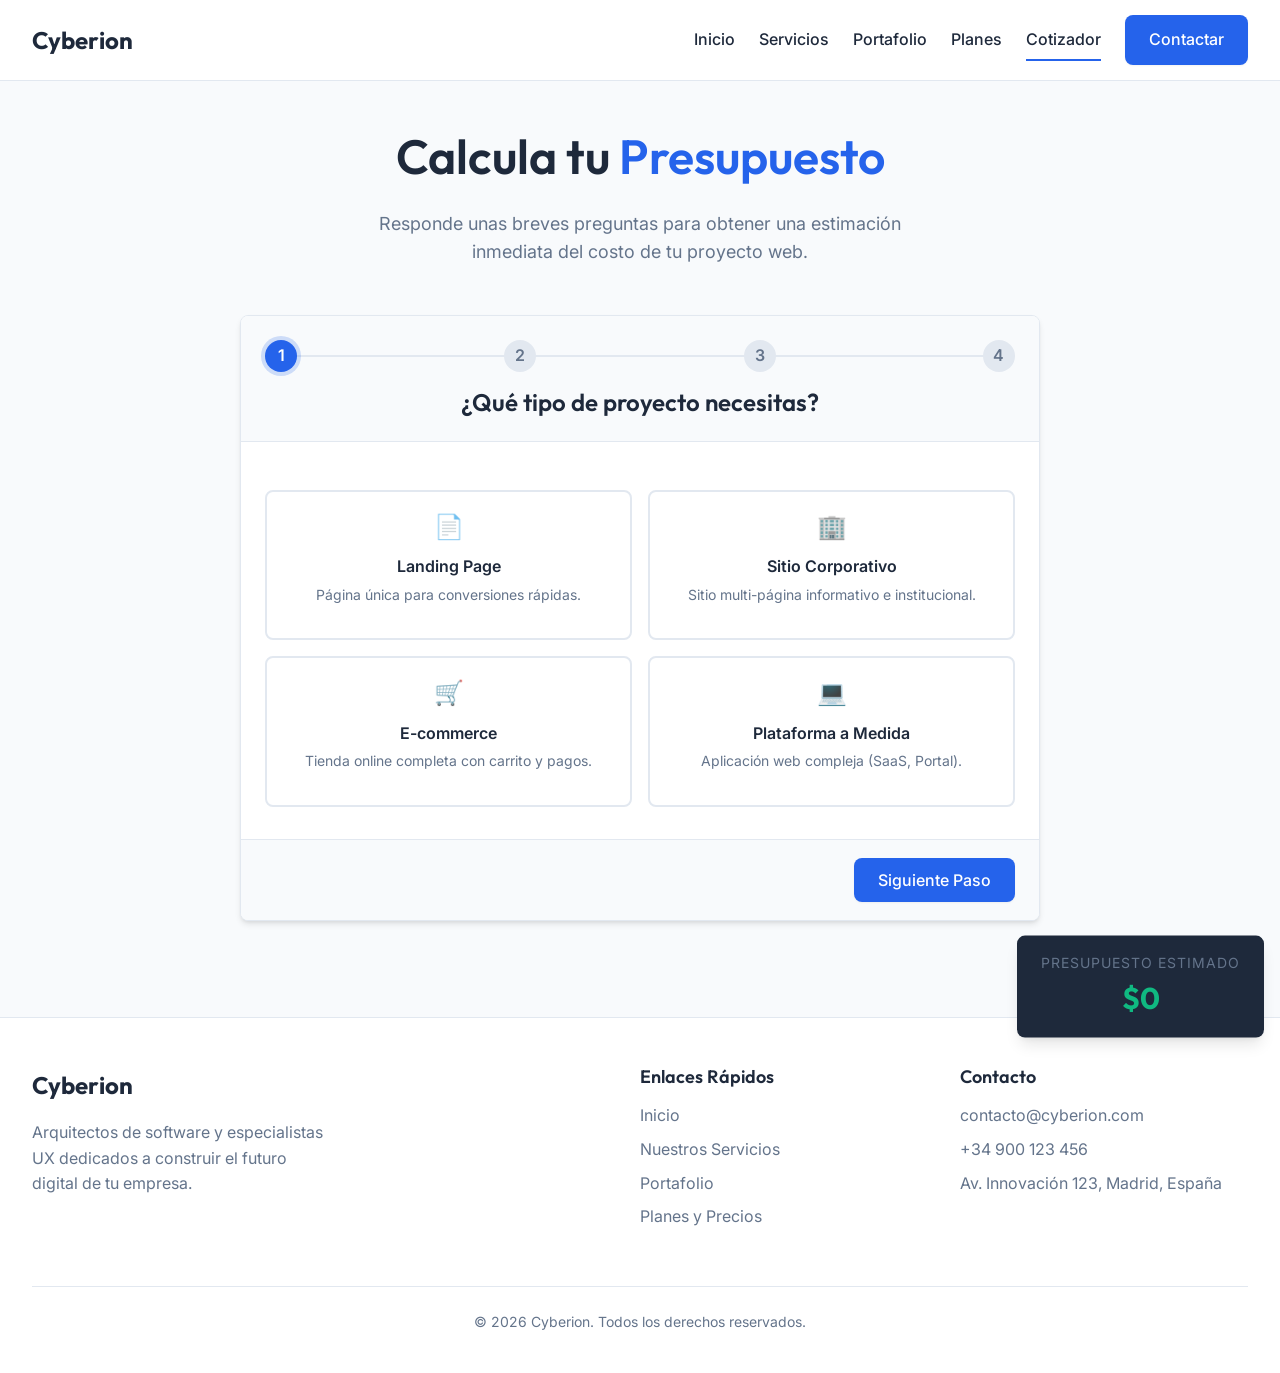
<file: cotizador.html>
<!DOCTYPE html>
<html lang="es">
<head>
    <meta charset="UTF-8">
    <meta name="viewport" content="width=device-width, initial-scale=1.0">
    <title>Cotizador Interactivo | Cyberion</title>
    <meta name="description" content="Calcula el presupuesto estimado de tu próximo proyecto web en tiempo real.">
    <link rel="stylesheet" href="styles.css">
    <style>
        /* Estilos específicos para el Cotizador (Wizard) */
        .wizard-container {
            background-color: var(--color-surface);
            border-radius: var(--border-radius-md);
            box-shadow: var(--shadow-md);
            border: 1px solid var(--color-border);
            overflow: hidden;
            max-width: 800px;
            margin: 0 auto;
        }

        .wizard-header {
            background-color: var(--color-bg-main);
            padding: var(--space-6);
            border-bottom: 1px solid var(--color-border);
        }

        .wizard-progress {
            display: flex;
            justify-content: space-between;
            margin-bottom: var(--space-4);
            position: relative;
        }

        .wizard-progress::before {
            content: '';
            position: absolute;
            top: 50%;
            left: 0;
            right: 0;
            height: 2px;
            background-color: var(--color-border);
            z-index: 1;
            transform: translateY(-50%);
        }

        .wizard-step-indicator {
            width: 32px;
            height: 32px;
            border-radius: 50%;
            background-color: var(--color-border);
            color: var(--color-text-secondary);
            display: flex;
            align-items: center;
            justify-content: center;
            font-weight: 600;
            position: relative;
            z-index: 2;
            transition: all var(--transition-normal);
        }

        .wizard-step-indicator.active {
            background-color: var(--color-primary);
            color: var(--color-surface);
            box-shadow: 0 0 0 4px rgba(37, 99, 235, 0.2);
        }

        .wizard-step-indicator.completed {
            background-color: var(--color-success);
            color: var(--color-surface);
        }

        .wizard-body {
            padding: var(--space-8) var(--space-6);
        }

        .wizard-step {
            display: none;
            animation: fadeInUp 0.4s ease forwards;
        }

        .wizard-step.active {
            display: block;
        }

        .wizard-footer {
            padding: var(--space-4) var(--space-6);
            background-color: var(--color-bg-main);
            border-top: 1px solid var(--color-border);
            display: flex;
            justify-content: space-between;
            align-items: center;
        }

        /* Opciones de selección (Radio y Checkboxes personalizados) */
        .option-grid {
            display: grid;
            grid-template-columns: 1fr;
            gap: var(--space-4);
            margin-top: var(--space-4);
        }

        @media (min-width: 640px) {
            .option-grid {
                grid-template-columns: repeat(2, 1fr);
            }
        }

        .option-card {
            border: 2px solid var(--color-border);
            border-radius: var(--border-radius-md);
            padding: var(--space-4);
            cursor: pointer;
            transition: all var(--transition-fast);
            display: flex;
            flex-direction: column;
            align-items: center;
            text-align: center;
            position: relative;
        }

        .option-card:hover {
            border-color: var(--color-secondary);
            background-color: rgba(37, 99, 235, 0.02);
        }

        .option-card input[type="radio"],
        .option-card input[type="checkbox"] {
            position: absolute;
            opacity: 0;
            width: 0;
            height: 0;
        }

        .option-card.selected {
            border-color: var(--color-primary);
            background-color: rgba(37, 99, 235, 0.05);
        }

        .option-icon {
            font-size: var(--font-size-2xl);
            margin-bottom: var(--space-2);
            color: var(--color-text-secondary);
        }

        .option-card.selected .option-icon {
            color: var(--color-primary);
        }

        .option-title {
            font-weight: 600;
            color: var(--color-text-main);
            margin-bottom: var(--space-1);
        }

        /* Bloque de presupuesto fijo */
        .budget-display {
            position: fixed;
            bottom: var(--space-4);
            right: var(--space-4);
            background-color: var(--color-text-main);
            color: var(--color-surface);
            padding: var(--space-4) var(--space-6);
            border-radius: var(--border-radius-md);
            box-shadow: var(--shadow-lg);
            z-index: 1000;
            display: flex;
            flex-direction: column;
            align-items: center;
            transform: translateY(150%);
            transition: transform var(--transition-normal);
        }

        .budget-display.visible {
            transform: translateY(0);
        }

        .budget-label {
            font-size: var(--font-size-sm);
            text-transform: uppercase;
            letter-spacing: 1px;
            color: var(--color-text-secondary);
        }

        .budget-amount {
            font-size: var(--font-size-3xl);
            font-family: var(--font-family-heading);
            font-weight: 700;
            color: var(--color-success);
        }
    </style>
</head>
<body>

    <!-- Header / Nav -->
    <header class="header" id="header">
        <div class="container nav">
            <a href="index.html" class="nav__logo">Cyberion</a>
            
            <nav class="nav__list" aria-label="Menú principal">
                <a href="index.html" class="nav__link">Inicio</a>
                <a href="servicios.html" class="nav__link">Servicios</a>
                <a href="portafolio.html" class="nav__link">Portafolio</a>
                <a href="precios.html" class="nav__link">Planes</a>
                <a href="cotizador.html" class="nav__link nav__link--active">Cotizador</a>
                <a href="contacto.html" class="btn btn--primary">Contactar</a>
            </nav>

            <button class="nav__toggle" id="nav-toggle" aria-label="Abrir menú" aria-expanded="false">
                <svg width="24" height="24" viewBox="0 0 24 24" fill="none" stroke="currentColor" stroke-width="2" stroke-linecap="round" stroke-linejoin="round">
                    <line x1="3" y1="12" x2="21" y2="12"></line>
                    <line x1="3" y1="6" x2="21" y2="6"></line>
                    <line x1="3" y1="18" x2="21" y2="18"></line>
                </svg>
            </button>
        </div>
    </header>

    <!-- Mobile Menu -->
    <div class="mobile-menu" id="mobile-menu">
        <nav class="mobile-menu__list" aria-label="Menú móvil">
            <a href="index.html" class="mobile-menu__link">Inicio</a>
            <a href="servicios.html" class="mobile-menu__link">Servicios</a>
            <a href="portafolio.html" class="mobile-menu__link">Portafolio</a>
            <a href="precios.html" class="mobile-menu__link">Planes</a>
            <a href="cotizador.html" class="mobile-menu__link">Cotizador</a>
            <a href="contacto.html" class="btn btn--primary btn--full mt-4">Contactar</a>
        </nav>
    </div>

    <main>
        <section class="section" style="padding-top: calc(80px + var(--space-12));">
            <div class="container">
                <div class="section-header animate-on-scroll">
                    <h1 class="hero__title">Calcula tu <span class="text-primary">Presupuesto</span></h1>
                    <p class="hero__desc">Responde unas breves preguntas para obtener una estimación inmediata del costo de tu proyecto web.</p>
                </div>

                <div class="wizard-container animate-on-scroll delay-100">
                    <div class="wizard-header">
                        <div class="wizard-progress">
                            <div class="wizard-step-indicator active" id="indicator-1">1</div>
                            <div class="wizard-step-indicator" id="indicator-2">2</div>
                            <div class="wizard-step-indicator" id="indicator-3">3</div>
                            <div class="wizard-step-indicator" id="indicator-4">4</div>
                        </div>
                        <h2 class="text-center" id="step-title" style="margin-bottom: 0;">¿Qué tipo de proyecto necesitas?</h2>
                    </div>

                    <div class="wizard-body">
                        
                        <!-- Paso 1: Tipo de Proyecto -->
                        <div class="wizard-step active" id="step-1">
                            <div class="option-grid">
                                <label class="option-card" data-price="500" data-group="projectType">
                                    <input type="radio" name="projectType" value="landing">
                                    <div class="option-icon">📄</div>
                                    <div class="option-title">Landing Page</div>
                                    <p class="text-secondary" style="font-size: var(--font-size-sm);">Página única para conversiones rápidas.</p>
                                </label>
                                <label class="option-card" data-price="1200" data-group="projectType">
                                    <input type="radio" name="projectType" value="corporativo">
                                    <div class="option-icon">🏢</div>
                                    <div class="option-title">Sitio Corporativo</div>
                                    <p class="text-secondary" style="font-size: var(--font-size-sm);">Sitio multi-página informativo e institucional.</p>
                                </label>
                                <label class="option-card" data-price="2500" data-group="projectType">
                                    <input type="radio" name="projectType" value="ecommerce">
                                    <div class="option-icon">🛒</div>
                                    <div class="option-title">E-commerce</div>
                                    <p class="text-secondary" style="font-size: var(--font-size-sm);">Tienda online completa con carrito y pagos.</p>
                                </label>
                                <label class="option-card" data-price="4000" data-group="projectType">
                                    <input type="radio" name="projectType" value="app">
                                    <div class="option-icon">💻</div>
                                    <div class="option-title">Plataforma a Medida</div>
                                    <p class="text-secondary" style="font-size: var(--font-size-sm);">Aplicación web compleja (SaaS, Portal).</p>
                                </label>
                            </div>
                        </div>

                        <!-- Paso 2: Diseño y Páginas -->
                        <div class="wizard-step" id="step-2">
                            <h3 class="mb-4">¿Cuántas vistas o páginas tendrá aproximadamente?</h3>
                            <div class="option-grid">
                                <label class="option-card" data-price="0" data-group="pages">
                                    <input type="radio" name="pages" value="1-5">
                                    <div class="option-title">1 - 5 páginas</div>
                                </label>
                                <label class="option-card" data-price="400" data-group="pages">
                                    <input type="radio" name="pages" value="6-10">
                                    <div class="option-title">6 - 10 páginas</div>
                                </label>
                                <label class="option-card" data-price="800" data-group="pages">
                                    <input type="radio" name="pages" value="11-20">
                                    <div class="option-title">11 - 20 páginas</div>
                                </label>
                                <label class="option-card" data-price="1500" data-group="pages">
                                    <input type="radio" name="pages" value="20+">
                                    <div class="option-title">Más de 20 páginas</div>
                                </label>
                            </div>
                        </div>

                        <!-- Paso 3: Características Extra (Multi-select) -->
                        <div class="wizard-step" id="step-3">
                            <h3 class="mb-4">Selecciona las funcionalidades adicionales:</h3>
                            <div class="option-grid">
                                <label class="option-card" data-price="400" data-group="features">
                                    <input type="checkbox" name="features" value="multilang">
                                    <div class="option-icon">🌍</div>
                                    <div class="option-title">Multi-idioma</div>
                                </label>
                                <label class="option-card" data-price="350" data-group="features">
                                    <input type="checkbox" name="features" value="seo">
                                    <div class="option-icon">🚀</div>
                                    <div class="option-title">SEO Avanzado</div>
                                </label>
                                <label class="option-card" data-price="600" data-group="features">
                                    <input type="checkbox" name="features" value="auth">
                                    <div class="option-icon">🔐</div>
                                    <div class="option-title">Registro / Login de Usuarios</div>
                                </label>
                                <label class="option-card" data-price="800" data-group="features">
                                    <input type="checkbox" name="features" value="api">
                                    <div class="option-icon">🔌</div>
                                    <div class="option-title">Integración API externa</div>
                                </label>
                            </div>
                        </div>

                        <!-- Paso 4: Finalizar -->
                        <div class="wizard-step" id="step-4">
                            <div class="text-center mb-6">
                                <h3>¡Presupuesto Calculado!</h3>
                                <p class="text-secondary">Déjanos tus datos para enviarte el desglose detallado a tu correo.</p>
                            </div>
                            
                            <form id="quote-form">
                                <div class="form-group">
                                    <label for="quote-name" class="form-label">Nombre Completo</label>
                                    <input type="text" id="quote-name" class="form-input" required>
                                </div>
                                <div class="form-group">
                                    <label for="quote-email" class="form-label">Correo Electrónico</label>
                                    <input type="email" id="quote-email" class="form-input" required>
                                </div>
                                
                                <!-- Alert for success -->
                                <div id="quote-success" style="display: none; background-color: rgba(16, 185, 129, 0.1); color: var(--color-success); padding: var(--space-3); border-radius: var(--border-radius-md); margin-bottom: var(--space-4); text-align: center;">
                                    ¡Cotización enviada con éxito! Revisa tu bandeja de entrada.
                                </div>
                            </form>
                        </div>

                    </div>

                    <div class="wizard-footer">
                        <button class="btn btn--secondary" id="btn-prev" style="visibility: hidden;">Atrás</button>
                        <button class="btn btn--primary" id="btn-next" disabled>Siguiente Paso</button>
                    </div>
                </div>
            </div>
        </section>

        <!-- Presupuesto Flotante -->
        <div class="budget-display" id="budget-display">
            <span class="budget-label">Presupuesto Estimado</span>
            <span class="budget-amount">$<span id="total-price">0</span></span>
        </div>

    </main>

    <!-- Footer -->
    <footer class="footer">
        <div class="container">
            <div class="footer__grid">
                <div>
                    <a href="index.html" class="nav__logo mb-4">Cyberion</a>
                    <p style="max-width: 300px;">Arquitectos de software y especialistas UX dedicados a construir el futuro digital de tu empresa.</p>
                </div>
                <div>
                    <h4 class="footer__col-title">Enlaces Rápidos</h4>
                    <nav aria-label="Enlaces rápidos de pie de página">
                        <a href="index.html" class="footer__link">Inicio</a>
                        <a href="servicios.html" class="footer__link">Nuestros Servicios</a>
                        <a href="portafolio.html" class="footer__link">Portafolio</a>
                        <a href="precios.html" class="footer__link">Planes y Precios</a>
                    </nav>
                </div>
                <div>
                    <h4 class="footer__col-title">Contacto</h4>
                    <p class="text-secondary mb-2">contacto@cyberion.com</p>
                    <p class="text-secondary mb-2">+34 900 123 456</p>
                    <p class="text-secondary">Av. Innovación 123, Madrid, España</p>
                </div>
            </div>
            <div class="footer__bottom">
                <p>&copy; 2026 Cyberion. Todos los derechos reservados.</p>
            </div>
        </div>
    </footer>

    <!-- Scripts -->
    <script src="main.js"></script>
    <script src="cotizador.js"></script>
</body>
</html>
</file>
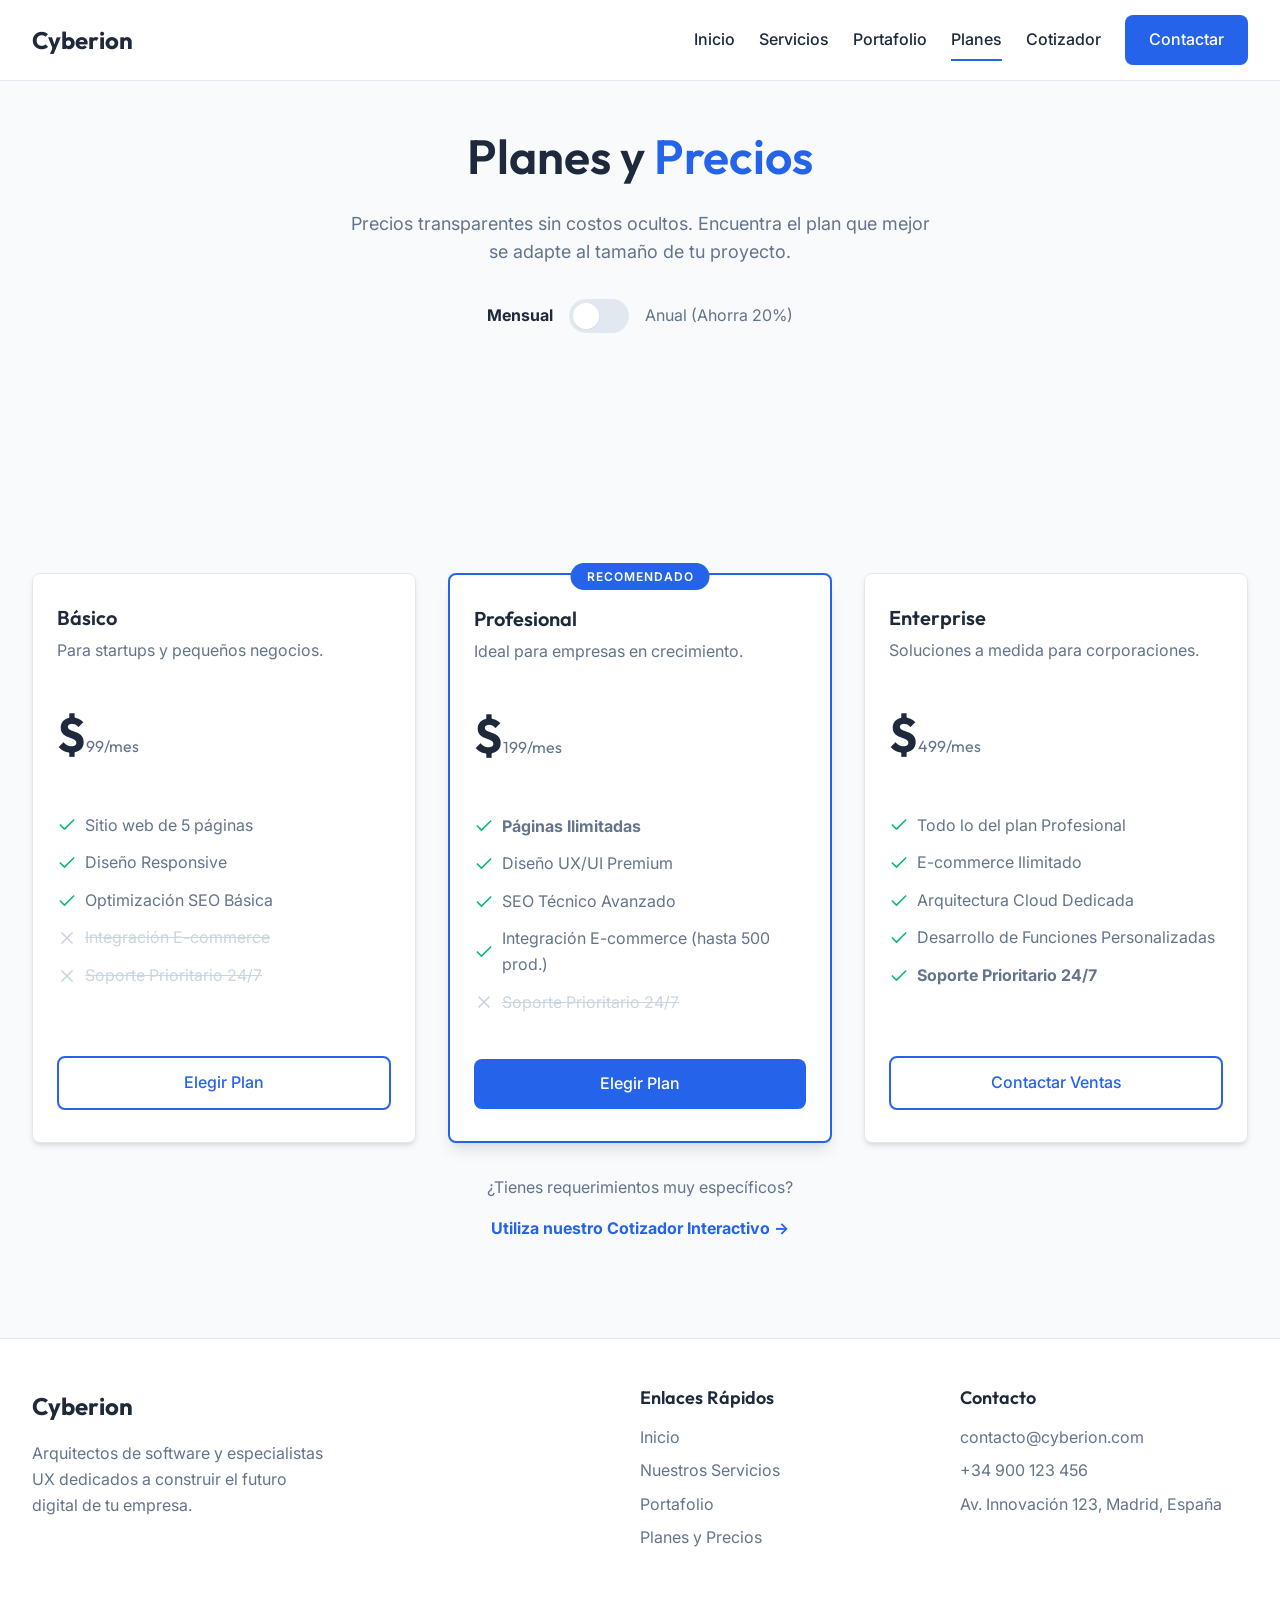
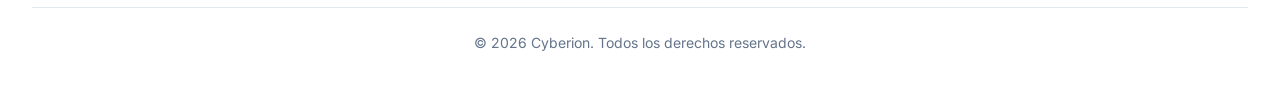
<file: precios.html>
<!DOCTYPE html>
<html lang="es">
<head>
    <meta charset="UTF-8">
    <meta name="viewport" content="width=device-width, initial-scale=1.0">
    <title>Planes y Precios | Cyberion</title>
    <meta name="description" content="Nuestros planes de desarrollo web. Transparencia y escalabilidad para cualquier tamaño de negocio.">
    <link rel="stylesheet" href="styles.css">
    <style>
        /* Estilos específicos para la sección de precios */
        .pricing-toggle {
            display: flex;
            align-items: center;
            justify-content: center;
            gap: var(--space-4);
            margin-bottom: var(--space-12);
        }

        .toggle-switch {
            position: relative;
            display: inline-block;
            width: 60px;
            height: 34px;
        }

        .toggle-switch input {
            opacity: 0;
            width: 0;
            height: 0;
        }

        .toggle-slider {
            position: absolute;
            cursor: pointer;
            top: 0;
            left: 0;
            right: 0;
            bottom: 0;
            background-color: var(--color-border);
            transition: .4s;
            border-radius: 34px;
        }

        .toggle-slider:before {
            position: absolute;
            content: "";
            height: 26px;
            width: 26px;
            left: 4px;
            bottom: 4px;
            background-color: white;
            transition: .4s;
            border-radius: 50%;
            box-shadow: var(--shadow-sm);
        }

        input:checked + .toggle-slider {
            background-color: var(--color-primary);
        }

        input:checked + .toggle-slider:before {
            transform: translateX(26px);
        }

        .pricing-card {
            position: relative;
            padding: var(--space-8) var(--space-6);
            display: flex;
            flex-direction: column;
            height: 100%;
        }

        .pricing-card--popular {
            border: 2px solid var(--color-primary);
            box-shadow: var(--shadow-lg);
            transform: scale(1.05);
            z-index: 10;
        }

        .pricing-card--popular .badge-popular {
            position: absolute;
            top: -12px;
            left: 50%;
            transform: translateX(-50%);
            background-color: var(--color-primary);
            color: var(--color-surface);
            padding: var(--space-1) var(--space-4);
            border-radius: var(--border-radius-full);
            font-size: var(--font-size-xs);
            font-weight: 600;
            text-transform: uppercase;
            letter-spacing: 1px;
            white-space: nowrap;
        }

        .pricing-card__price {
            font-size: var(--font-size-5xl);
            font-family: var(--font-family-heading);
            font-weight: 700;
            color: var(--color-text-main);
            margin: var(--space-4) 0;
        }

        .pricing-card__price span {
            font-size: var(--font-size-base);
            color: var(--color-text-secondary);
            font-weight: 400;
        }

        .pricing-card__features {
            margin-top: var(--space-6);
            margin-bottom: var(--space-8);
            flex-grow: 1;
        }

        .pricing-card__feature {
            display: flex;
            align-items: center;
            gap: var(--space-2);
            margin-bottom: var(--space-3);
            color: var(--color-text-secondary);
        }

        .pricing-card__feature svg {
            color: var(--color-success);
            flex-shrink: 0;
        }

        .pricing-card__feature.disabled {
            color: #CBD5E1;
            text-decoration: line-through;
        }

        .pricing-card__feature.disabled svg {
            color: #CBD5E1;
        }

        @media (max-width: 1024px) {
            .pricing-card--popular {
                transform: scale(1);
            }
        }
    </style>
</head>
<body>

    <!-- Header / Nav -->
    <header class="header" id="header">
        <div class="container nav">
            <a href="index.html" class="nav__logo">Cyberion</a>
            
            <nav class="nav__list" aria-label="Menú principal">
                <a href="index.html" class="nav__link">Inicio</a>
                <a href="servicios.html" class="nav__link">Servicios</a>
                <a href="portafolio.html" class="nav__link">Portafolio</a>
                <a href="precios.html" class="nav__link nav__link--active">Planes</a>
                <a href="cotizador.html" class="nav__link">Cotizador</a>
                <a href="contacto.html" class="btn btn--primary">Contactar</a>
            </nav>

            <button class="nav__toggle" id="nav-toggle" aria-label="Abrir menú" aria-expanded="false">
                <svg width="24" height="24" viewBox="0 0 24 24" fill="none" stroke="currentColor" stroke-width="2" stroke-linecap="round" stroke-linejoin="round">
                    <line x1="3" y1="12" x2="21" y2="12"></line>
                    <line x1="3" y1="6" x2="21" y2="6"></line>
                    <line x1="3" y1="18" x2="21" y2="18"></line>
                </svg>
            </button>
        </div>
    </header>

    <!-- Mobile Menu -->
    <div class="mobile-menu" id="mobile-menu">
        <nav class="mobile-menu__list" aria-label="Menú móvil">
            <a href="index.html" class="mobile-menu__link">Inicio</a>
            <a href="servicios.html" class="mobile-menu__link">Servicios</a>
            <a href="portafolio.html" class="mobile-menu__link">Portafolio</a>
            <a href="precios.html" class="mobile-menu__link">Planes</a>
            <a href="cotizador.html" class="mobile-menu__link">Cotizador</a>
            <a href="contacto.html" class="btn btn--primary btn--full mt-4">Contactar</a>
        </nav>
    </div>

    <main>
        <section class="section pb-0" style="padding-top: calc(80px + var(--space-12));">
            <div class="container text-center animate-on-scroll">
                <h1 class="hero__title">Planes y <span class="text-primary">Precios</span></h1>
                <p class="hero__desc">Precios transparentes sin costos ocultos. Encuentra el plan que mejor se adapte al tamaño de tu proyecto.</p>
                
                <!-- Toggle Mensual/Anual -->
                <div class="pricing-toggle">
                    <span class="font-bold" id="label-monthly">Mensual</span>
                    <label class="toggle-switch">
                        <input type="checkbox" id="billing-toggle">
                        <span class="toggle-slider"></span>
                    </label>
                    <span class="text-secondary" id="label-annual">Anual (Ahorra 20%)</span>
                </div>
            </div>
        </section>

        <section class="section pt-0">
            <div class="container">
                <div class="grid grid--3-cols" style="align-items: center;">
                    
                    <!-- Plan Básico -->
                    <article class="card pricing-card animate-on-scroll delay-100">
                        <h3 class="card__title">Básico</h3>
                        <p class="text-secondary">Para startups y pequeños negocios.</p>
                        <div class="pricing-card__price">
                            $<span class="price-value" data-monthly="99" data-annual="79">99</span><span>/mes</span>
                        </div>
                        <ul class="pricing-card__features">
                            <li class="pricing-card__feature">
                                <svg width="20" height="20" viewBox="0 0 24 24" fill="none" stroke="currentColor" stroke-width="2" stroke-linecap="round" stroke-linejoin="round"><polyline points="20 6 9 17 4 12"></polyline></svg>
                                <span>Sitio web de 5 páginas</span>
                            </li>
                            <li class="pricing-card__feature">
                                <svg width="20" height="20" viewBox="0 0 24 24" fill="none" stroke="currentColor" stroke-width="2" stroke-linecap="round" stroke-linejoin="round"><polyline points="20 6 9 17 4 12"></polyline></svg>
                                <span>Diseño Responsive</span>
                            </li>
                            <li class="pricing-card__feature">
                                <svg width="20" height="20" viewBox="0 0 24 24" fill="none" stroke="currentColor" stroke-width="2" stroke-linecap="round" stroke-linejoin="round"><polyline points="20 6 9 17 4 12"></polyline></svg>
                                <span>Optimización SEO Básica</span>
                            </li>
                            <li class="pricing-card__feature disabled">
                                <svg width="20" height="20" viewBox="0 0 24 24" fill="none" stroke="currentColor" stroke-width="2" stroke-linecap="round" stroke-linejoin="round"><line x1="18" y1="6" x2="6" y2="18"></line><line x1="6" y1="6" x2="18" y2="18"></line></svg>
                                <span>Integración E-commerce</span>
                            </li>
                            <li class="pricing-card__feature disabled">
                                <svg width="20" height="20" viewBox="0 0 24 24" fill="none" stroke="currentColor" stroke-width="2" stroke-linecap="round" stroke-linejoin="round"><line x1="18" y1="6" x2="6" y2="18"></line><line x1="6" y1="6" x2="18" y2="18"></line></svg>
                                <span>Soporte Prioritario 24/7</span>
                            </li>
                        </ul>
                        <a href="contacto.html" class="btn btn--secondary btn--full">Elegir Plan</a>
                    </article>

                    <!-- Plan Profesional (Destacado) -->
                    <article class="card pricing-card pricing-card--popular animate-on-scroll delay-200">
                        <div class="badge-popular">Recomendado</div>
                        <h3 class="card__title">Profesional</h3>
                        <p class="text-secondary">Ideal para empresas en crecimiento.</p>
                        <div class="pricing-card__price text-primary">
                            $<span class="price-value" data-monthly="199" data-annual="159">199</span><span>/mes</span>
                        </div>
                        <ul class="pricing-card__features">
                            <li class="pricing-card__feature">
                                <svg width="20" height="20" viewBox="0 0 24 24" fill="none" stroke="currentColor" stroke-width="2" stroke-linecap="round" stroke-linejoin="round"><polyline points="20 6 9 17 4 12"></polyline></svg>
                                <span class="font-bold">Páginas Ilimitadas</span>
                            </li>
                            <li class="pricing-card__feature">
                                <svg width="20" height="20" viewBox="0 0 24 24" fill="none" stroke="currentColor" stroke-width="2" stroke-linecap="round" stroke-linejoin="round"><polyline points="20 6 9 17 4 12"></polyline></svg>
                                <span>Diseño UX/UI Premium</span>
                            </li>
                            <li class="pricing-card__feature">
                                <svg width="20" height="20" viewBox="0 0 24 24" fill="none" stroke="currentColor" stroke-width="2" stroke-linecap="round" stroke-linejoin="round"><polyline points="20 6 9 17 4 12"></polyline></svg>
                                <span>SEO Técnico Avanzado</span>
                            </li>
                            <li class="pricing-card__feature">
                                <svg width="20" height="20" viewBox="0 0 24 24" fill="none" stroke="currentColor" stroke-width="2" stroke-linecap="round" stroke-linejoin="round"><polyline points="20 6 9 17 4 12"></polyline></svg>
                                <span>Integración E-commerce (hasta 500 prod.)</span>
                            </li>
                            <li class="pricing-card__feature disabled">
                                <svg width="20" height="20" viewBox="0 0 24 24" fill="none" stroke="currentColor" stroke-width="2" stroke-linecap="round" stroke-linejoin="round"><line x1="18" y1="6" x2="6" y2="18"></line><line x1="6" y1="6" x2="18" y2="18"></line></svg>
                                <span>Soporte Prioritario 24/7</span>
                            </li>
                        </ul>
                        <a href="contacto.html" class="btn btn--primary btn--full">Elegir Plan</a>
                    </article>

                    <!-- Plan Enterprise -->
                    <article class="card pricing-card animate-on-scroll delay-300">
                        <h3 class="card__title">Enterprise</h3>
                        <p class="text-secondary">Soluciones a medida para corporaciones.</p>
                        <div class="pricing-card__price">
                            $<span class="price-value" data-monthly="499" data-annual="399">499</span><span>/mes</span>
                        </div>
                        <ul class="pricing-card__features">
                            <li class="pricing-card__feature">
                                <svg width="20" height="20" viewBox="0 0 24 24" fill="none" stroke="currentColor" stroke-width="2" stroke-linecap="round" stroke-linejoin="round"><polyline points="20 6 9 17 4 12"></polyline></svg>
                                <span>Todo lo del plan Profesional</span>
                            </li>
                            <li class="pricing-card__feature">
                                <svg width="20" height="20" viewBox="0 0 24 24" fill="none" stroke="currentColor" stroke-width="2" stroke-linecap="round" stroke-linejoin="round"><polyline points="20 6 9 17 4 12"></polyline></svg>
                                <span>E-commerce Ilimitado</span>
                            </li>
                            <li class="pricing-card__feature">
                                <svg width="20" height="20" viewBox="0 0 24 24" fill="none" stroke="currentColor" stroke-width="2" stroke-linecap="round" stroke-linejoin="round"><polyline points="20 6 9 17 4 12"></polyline></svg>
                                <span>Arquitectura Cloud Dedicada</span>
                            </li>
                            <li class="pricing-card__feature">
                                <svg width="20" height="20" viewBox="0 0 24 24" fill="none" stroke="currentColor" stroke-width="2" stroke-linecap="round" stroke-linejoin="round"><polyline points="20 6 9 17 4 12"></polyline></svg>
                                <span>Desarrollo de Funciones Personalizadas</span>
                            </li>
                            <li class="pricing-card__feature">
                                <svg width="20" height="20" viewBox="0 0 24 24" fill="none" stroke="currentColor" stroke-width="2" stroke-linecap="round" stroke-linejoin="round"><polyline points="20 6 9 17 4 12"></polyline></svg>
                                <span class="font-bold">Soporte Prioritario 24/7</span>
                            </li>
                        </ul>
                        <a href="contacto.html" class="btn btn--secondary btn--full">Contactar Ventas</a>
                    </article>

                </div>
                
                <!-- Info extra -->
                <div class="text-center mt-8 animate-on-scroll">
                    <p class="text-secondary">¿Tienes requerimientos muy específicos?</p>
                    <a href="cotizador.html" class="text-primary font-bold">Utiliza nuestro Cotizador Interactivo &rarr;</a>
                </div>
            </div>
        </section>
    </main>

    <!-- Footer -->
    <footer class="footer">
        <div class="container">
            <div class="footer__grid">
                <div>
                    <a href="index.html" class="nav__logo mb-4">Cyberion</a>
                    <p style="max-width: 300px;">Arquitectos de software y especialistas UX dedicados a construir el futuro digital de tu empresa.</p>
                </div>
                <div>
                    <h4 class="footer__col-title">Enlaces Rápidos</h4>
                    <nav aria-label="Enlaces rápidos de pie de página">
                        <a href="index.html" class="footer__link">Inicio</a>
                        <a href="servicios.html" class="footer__link">Nuestros Servicios</a>
                        <a href="portafolio.html" class="footer__link">Portafolio</a>
                        <a href="precios.html" class="footer__link">Planes y Precios</a>
                    </nav>
                </div>
                <div>
                    <h4 class="footer__col-title">Contacto</h4>
                    <p class="text-secondary mb-2">contacto@cyberion.com</p>
                    <p class="text-secondary mb-2">+34 900 123 456</p>
                    <p class="text-secondary">Av. Innovación 123, Madrid, España</p>
                </div>
            </div>
            <div class="footer__bottom">
                <p>&copy; 2026 Cyberion. Todos los derechos reservados.</p>
            </div>
        </div>
    </footer>

    <!-- Scripts -->
    <script src="main.js"></script>
    <script src="precios.js"></script>
</body>
</html>
</file>
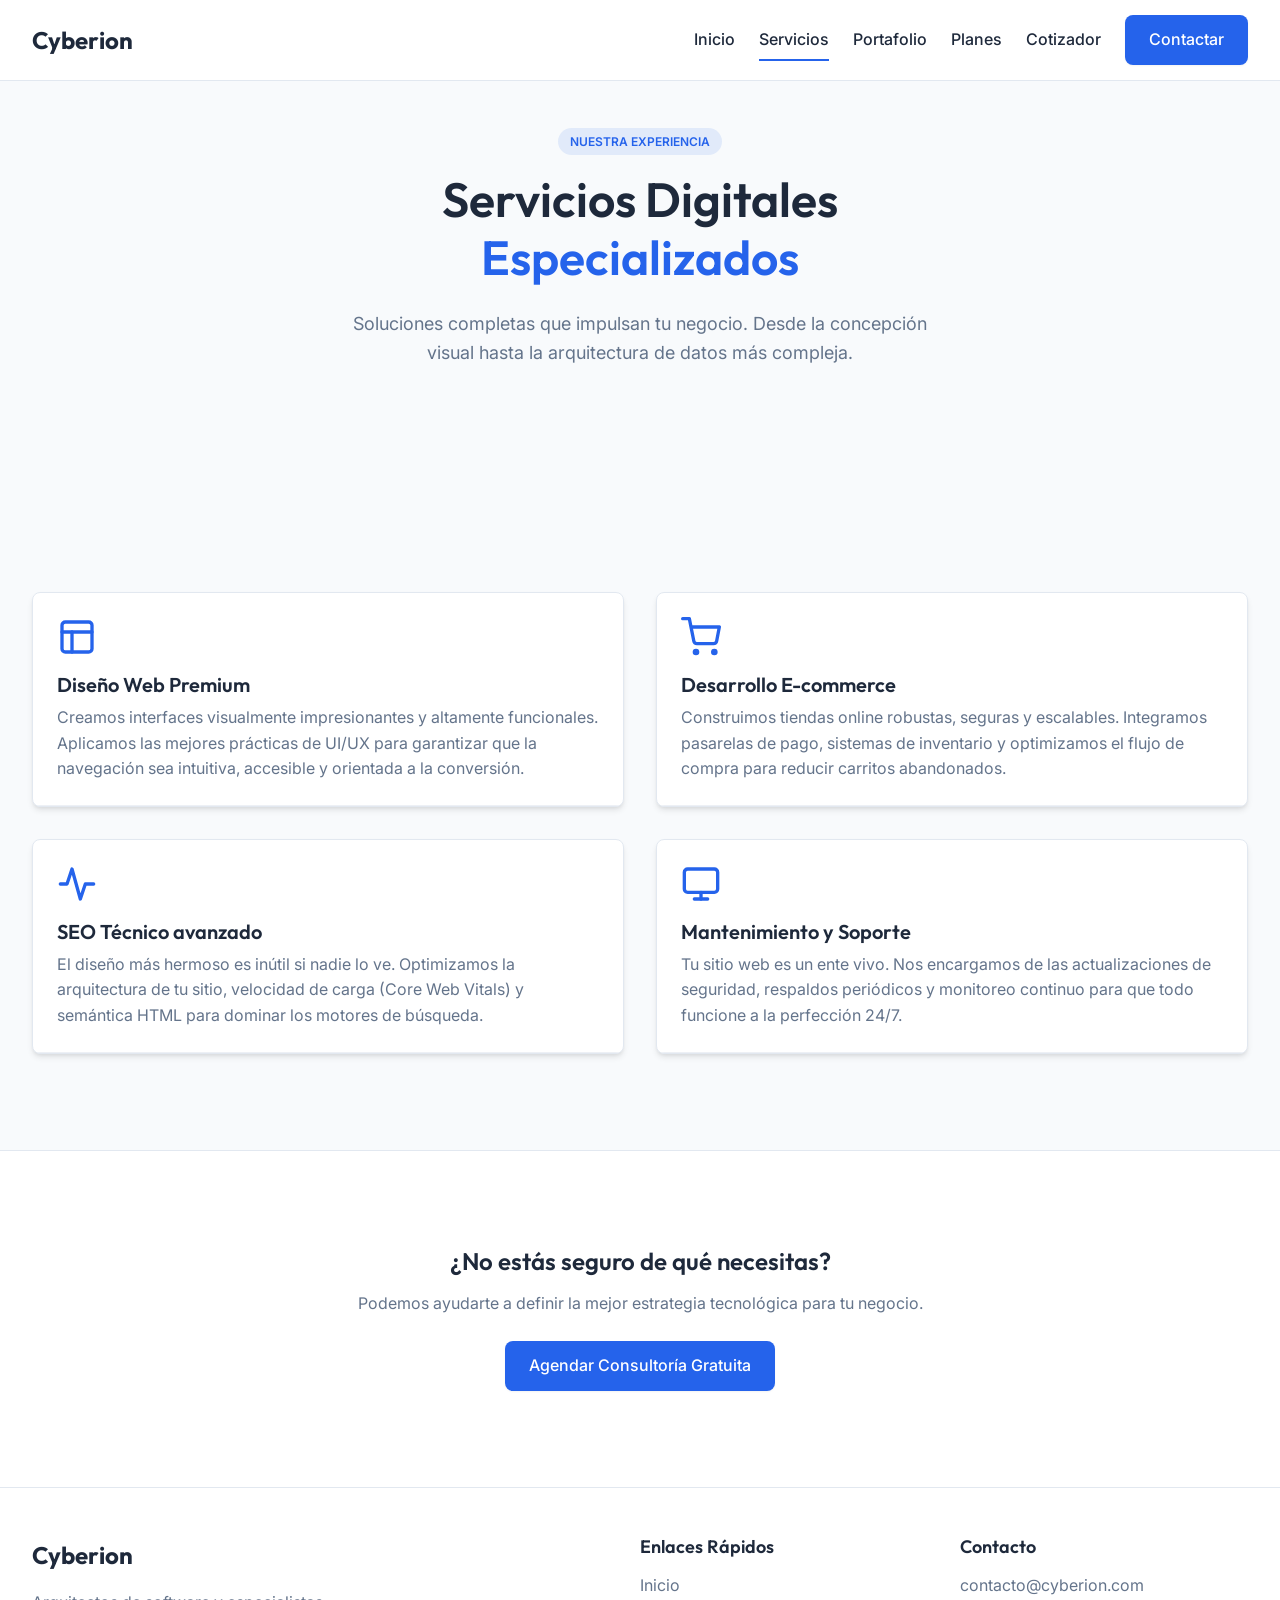
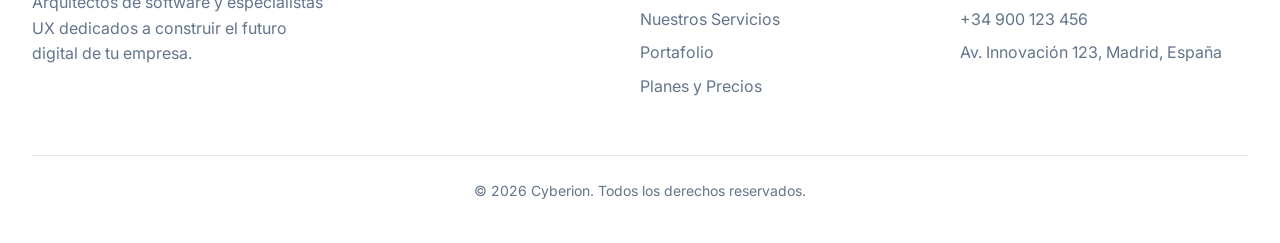
<file: servicios.html>
<!DOCTYPE html>
<html lang="es">
<head>
    <meta charset="UTF-8">
    <meta name="viewport" content="width=device-width, initial-scale=1.0">
    <title>Servicios | Cyberion</title>
    <meta name="description" content="Nuestros servicios de Diseño Web, Desarrollo E-commerce, SEO Técnico y Mantenimiento.">
    <link rel="stylesheet" href="styles.css">
    <style>
        /* Estilos específicos para las tarjetas de servicio reveladoras */
        .service-card {
            position: relative;
            overflow: hidden;
        }
        .service-card__content {
            transition: transform var(--transition-slow);
        }
        .service-card__reveal {
            position: absolute;
            bottom: 0;
            left: 0;
            width: 100%;
            padding: var(--space-6);
            background-color: var(--color-surface);
            transform: translateY(100%);
            transition: transform var(--transition-slow);
            border-top: 1px solid var(--color-border);
        }
        .service-card:hover .service-card__content {
            transform: translateY(-20px);
        }
        .service-card:hover .service-card__reveal {
            transform: translateY(0);
        }
    </style>
</head>
<body>

    <!-- Header / Nav -->
    <header class="header" id="header">
        <div class="container nav">
            <a href="index.html" class="nav__logo">Cyberion</a>
            
            <nav class="nav__list" aria-label="Menú principal">
                <a href="index.html" class="nav__link">Inicio</a>
                <a href="servicios.html" class="nav__link nav__link--active">Servicios</a>
                <a href="portafolio.html" class="nav__link">Portafolio</a>
                <a href="precios.html" class="nav__link">Planes</a>
                <a href="cotizador.html" class="nav__link">Cotizador</a>
                <a href="contacto.html" class="btn btn--primary">Contactar</a>
            </nav>

            <button class="nav__toggle" id="nav-toggle" aria-label="Abrir menú" aria-expanded="false">
                <svg width="24" height="24" viewBox="0 0 24 24" fill="none" stroke="currentColor" stroke-width="2" stroke-linecap="round" stroke-linejoin="round">
                    <line x1="3" y1="12" x2="21" y2="12"></line>
                    <line x1="3" y1="6" x2="21" y2="6"></line>
                    <line x1="3" y1="18" x2="21" y2="18"></line>
                </svg>
            </button>
        </div>
    </header>

    <!-- Mobile Menu -->
    <div class="mobile-menu" id="mobile-menu">
        <nav class="mobile-menu__list" aria-label="Menú móvil">
            <a href="index.html" class="mobile-menu__link">Inicio</a>
            <a href="servicios.html" class="mobile-menu__link">Servicios</a>
            <a href="portafolio.html" class="mobile-menu__link">Portafolio</a>
            <a href="precios.html" class="mobile-menu__link">Planes</a>
            <a href="cotizador.html" class="mobile-menu__link">Cotizador</a>
            <a href="contacto.html" class="btn btn--primary btn--full mt-4">Contactar</a>
        </nav>
    </div>

    <main>
        <!-- Page Header -->
        <section class="section pb-0" style="padding-top: calc(80px + var(--space-12));">
            <div class="container text-center animate-on-scroll">
                <span class="badge mb-4">Nuestra Experiencia</span>
                <h1 class="hero__title">Servicios Digitales <br><span class="text-primary">Especializados</span></h1>
                <p class="hero__desc">Soluciones completas que impulsan tu negocio. Desde la concepción visual hasta la arquitectura de datos más compleja.</p>
            </div>
        </section>

        <!-- Services Grid -->
        <section class="section">
            <div class="container">
                <div class="grid grid--2-cols">
                    
                    <!-- Servicio 1 -->
                    <article class="card service-card animate-on-scroll delay-100">
                        <div class="service-card__content">
                            <div class="card__icon">
                                <svg width="40" height="40" viewBox="0 0 24 24" fill="none" stroke="currentColor" stroke-width="2" stroke-linecap="round" stroke-linejoin="round"><rect x="3" y="3" width="18" height="18" rx="2" ry="2"></rect><line x1="3" y1="9" x2="21" y2="9"></line><line x1="9" y1="21" x2="9" y2="9"></line></svg>
                            </div>
                            <h2 class="card__title">Diseño Web Premium</h2>
                            <p class="card__desc">Creamos interfaces visualmente impresionantes y altamente funcionales. Aplicamos las mejores prácticas de UI/UX para garantizar que la navegación sea intuitiva, accesible y orientada a la conversión.</p>
                        </div>
                        <div class="service-card__reveal">
                            <ul style="color: var(--color-text-secondary); padding-left: var(--space-4); list-style-type: disc;">
                                <li>Investigación de Usuarios (UX)</li>
                                <li>Prototipado en Figma</li>
                                <li>Sistemas de Diseño</li>
                                <li>Auditorías de Accesibilidad</li>
                            </ul>
                        </div>
                    </article>

                    <!-- Servicio 2 -->
                    <article class="card service-card animate-on-scroll delay-200">
                        <div class="service-card__content">
                            <div class="card__icon">
                                <svg width="40" height="40" viewBox="0 0 24 24" fill="none" stroke="currentColor" stroke-width="2" stroke-linecap="round" stroke-linejoin="round"><circle cx="9" cy="21" r="1"></circle><circle cx="20" cy="21" r="1"></circle><path d="M1 1h4l2.68 13.39a2 2 0 0 0 2 1.61h9.72a2 2 0 0 0 2-1.61L23 6H6"></path></svg>
                            </div>
                            <h2 class="card__title">Desarrollo E-commerce</h2>
                            <p class="card__desc">Construimos tiendas online robustas, seguras y escalables. Integramos pasarelas de pago, sistemas de inventario y optimizamos el flujo de compra para reducir carritos abandonados.</p>
                        </div>
                        <div class="service-card__reveal">
                            <ul style="color: var(--color-text-secondary); padding-left: var(--space-4); list-style-type: disc;">
                                <li>Plataformas a Medida</li>
                                <li>Integración de Pagos y ERPs</li>
                                <li>Optimización del Checkout</li>
                                <li>Panel de Administración</li>
                            </ul>
                        </div>
                    </article>

                    <!-- Servicio 3 -->
                    <article class="card service-card animate-on-scroll delay-300">
                        <div class="service-card__content">
                            <div class="card__icon">
                                <svg width="40" height="40" viewBox="0 0 24 24" fill="none" stroke="currentColor" stroke-width="2" stroke-linecap="round" stroke-linejoin="round"><path d="M2 12h4l3-9 5 18 3-9h5"></path></svg>
                            </div>
                            <h2 class="card__title">SEO Técnico avanzado</h2>
                            <p class="card__desc">El diseño más hermoso es inútil si nadie lo ve. Optimizamos la arquitectura de tu sitio, velocidad de carga (Core Web Vitals) y semántica HTML para dominar los motores de búsqueda.</p>
                        </div>
                        <div class="service-card__reveal">
                            <ul style="color: var(--color-text-secondary); padding-left: var(--space-4); list-style-type: disc;">
                                <li>Optimización WPO (Performance)</li>
                                <li>Estructura de Datos (Schema)</li>
                                <li>Auditoría de Rastreo (Crawl)</li>
                                <li>Redirecciones y Estructura URL</li>
                            </ul>
                        </div>
                    </article>

                    <!-- Servicio 4 -->
                    <article class="card service-card animate-on-scroll delay-400">
                        <div class="service-card__content">
                            <div class="card__icon">
                                <svg width="40" height="40" viewBox="0 0 24 24" fill="none" stroke="currentColor" stroke-width="2" stroke-linecap="round" stroke-linejoin="round"><rect x="2" y="3" width="20" height="14" rx="2" ry="2"></rect><line x1="8" y1="21" x2="16" y2="21"></line><line x1="12" y1="17" x2="12" y2="21"></line></svg>
                            </div>
                            <h2 class="card__title">Mantenimiento y Soporte</h2>
                            <p class="card__desc">Tu sitio web es un ente vivo. Nos encargamos de las actualizaciones de seguridad, respaldos periódicos y monitoreo continuo para que todo funcione a la perfección 24/7.</p>
                        </div>
                        <div class="service-card__reveal">
                            <ul style="color: var(--color-text-secondary); padding-left: var(--space-4); list-style-type: disc;">
                                <li>Monitoreo de Uptime 24/7</li>
                                <li>Copias de Seguridad (Backups)</li>
                                <li>Actualizaciones de Seguridad</li>
                                <li>Soporte Técnico Dedicado</li>
                            </ul>
                        </div>
                    </article>

                </div>
            </div>
        </section>

        <!-- CTA -->
        <section class="section" style="background-color: var(--color-surface); border-top: 1px solid var(--color-border);">
            <div class="container text-center animate-on-scroll">
                <h2>¿No estás seguro de qué necesitas?</h2>
                <p style="margin-bottom: var(--space-6);">Podemos ayudarte a definir la mejor estrategia tecnológica para tu negocio.</p>
                <a href="contacto.html" class="btn btn--primary">Agendar Consultoría Gratuita</a>
            </div>
        </section>

    </main>

    <!-- Footer -->
    <footer class="footer">
        <div class="container">
            <div class="footer__grid">
                <div>
                    <a href="index.html" class="nav__logo mb-4">Cyberion</a>
                    <p style="max-width: 300px;">Arquitectos de software y especialistas UX dedicados a construir el futuro digital de tu empresa.</p>
                </div>
                <div>
                    <h4 class="footer__col-title">Enlaces Rápidos</h4>
                    <nav aria-label="Enlaces rápidos de pie de página">
                        <a href="index.html" class="footer__link">Inicio</a>
                        <a href="servicios.html" class="footer__link">Nuestros Servicios</a>
                        <a href="portafolio.html" class="footer__link">Portafolio</a>
                        <a href="precios.html" class="footer__link">Planes y Precios</a>
                    </nav>
                </div>
                <div>
                    <h4 class="footer__col-title">Contacto</h4>
                    <p class="text-secondary mb-2">contacto@cyberion.com</p>
                    <p class="text-secondary mb-2">+34 900 123 456</p>
                    <p class="text-secondary">Av. Innovación 123, Madrid, España</p>
                </div>
            </div>
            <div class="footer__bottom">
                <p>&copy; 2026 Cyberion. Todos los derechos reservados.</p>
            </div>
        </div>
    </footer>

    <script src="main.js"></script>
</body>
</html>
</file>
<file: styles.css>
@import url('https://fonts.googleapis.com/css2?family=Inter:wght@300;400;500;600&family=Outfit:wght@400;500;600;700&display=swap');

/* ==========================================================================
   1. CSS Variables (Design Tokens)
   ========================================================================== */
:root {
  /* Colors - Light Theme Professional */
  --color-bg-main: #F8FAFC;
  --color-surface: #FFFFFF;
  --color-text-main: #1E293B;
  --color-text-secondary: #64748B;
  --color-primary: #2563EB;
  --color-secondary: #3B82F6;
  --color-border: #E2E8F0;
  --color-success: #10B981;
  --color-error: #EF4444;

  /* Typography */
  --font-family-body: 'Inter', system-ui, -apple-system, sans-serif;
  --font-family-heading: 'Outfit', system-ui, -apple-system, sans-serif;
  
  /* Font Sizes */
  --font-size-xs: 0.75rem;    /* 12px */
  --font-size-sm: 0.875rem;   /* 14px */
  --font-size-base: 1rem;     /* 16px */
  --font-size-lg: 1.125rem;   /* 18px */
  --font-size-xl: 1.25rem;    /* 20px */
  --font-size-2xl: 1.5rem;    /* 24px */
  --font-size-3xl: 1.875rem;  /* 30px */
  --font-size-4xl: 2.25rem;   /* 36px */
  --font-size-5xl: 3rem;      /* 48px */

  /* Spacing */
  --space-1: 0.25rem;   /* 4px */
  --space-2: 0.5rem;    /* 8px */
  --space-3: 0.75rem;   /* 12px */
  --space-4: 1rem;      /* 16px */
  --space-6: 1.5rem;    /* 24px */
  --space-8: 2rem;      /* 32px */
  --space-12: 3rem;     /* 48px */
  --space-16: 4rem;     /* 64px */
  --space-24: 6rem;     /* 96px */

  /* Shadows & Borders */
  --shadow-sm: 0 1px 2px 0 rgba(0, 0, 0, 0.05);
  --shadow-md: 0 4px 6px -1px rgba(0, 0, 0, 0.1), 0 2px 4px -1px rgba(0, 0, 0, 0.06);
  --shadow-lg: 0 10px 15px -3px rgba(0, 0, 0, 0.1), 0 4px 6px -2px rgba(0, 0, 0, 0.05);
  --shadow-hover: 0 20px 25px -5px rgba(0, 0, 0, 0.1), 0 10px 10px -5px rgba(0, 0, 0, 0.04);
  --border-radius-sm: 4px;
  --border-radius-md: 8px;
  --border-radius-lg: 12px;
  --border-radius-full: 9999px;

  /* Transitions */
  --transition-fast: 0.15s ease;
  --transition-normal: 0.3s ease;
  --transition-slow: 0.5s ease;
}

/* ==========================================================================
   2. Reset & Base Styles
   ========================================================================== */
*, *::before, *::after {
  box-sizing: border-box;
  margin: 0;
  padding: 0;
}

html {
  font-size: 100%;
  scroll-behavior: smooth;
}

body {
  font-family: var(--font-family-body);
  background-color: var(--color-bg-main);
  color: var(--color-text-main);
  line-height: 1.6;
  -webkit-font-smoothing: antialiased;
  -moz-osx-font-smoothing: grayscale;
  overflow-x: hidden;
}

h1, h2, h3, h4, h5, h6 {
  font-family: var(--font-family-heading);
  font-weight: 600;
  line-height: 1.2;
  color: var(--color-text-main);
  margin-bottom: var(--space-4);
}

p {
  margin-bottom: var(--space-4);
  color: var(--color-text-secondary);
}

a {
  text-decoration: none;
  color: var(--color-primary);
  transition: color var(--transition-normal);
}

a:hover {
  color: var(--color-secondary);
}

ul, ol {
  list-style: none;
}

img, picture, video, canvas, svg {
  display: block;
  max-width: 100%;
  height: auto;
}

button, input, select, textarea {
  font-family: inherit;
  font-size: 100%;
}

button {
  cursor: pointer;
  background: none;
  border: none;
}

/* ==========================================================================
   3. Layout & Grid (Mobile First)
   ========================================================================== */
.container {
  width: 100%;
  padding-right: var(--space-4);
  padding-left: var(--space-4);
  margin-right: auto;
  margin-left: auto;
}

@media (min-width: 640px) {
  .container { max-width: 640px; }
}
@media (min-width: 768px) {
  .container { max-width: 768px; padding-right: var(--space-6); padding-left: var(--space-6); }
}
@media (min-width: 1024px) {
  .container { max-width: 1024px; padding-right: var(--space-8); padding-left: var(--space-8); }
}
@media (min-width: 1280px) {
  .container { max-width: 1280px; }
}

.section {
  padding-top: var(--space-16);
  padding-bottom: var(--space-16);
}

@media (min-width: 768px) {
  .section {
    padding-top: var(--space-24);
    padding-bottom: var(--space-24);
  }
}

.grid {
  display: grid;
  gap: var(--space-6);
}

.grid--2-cols { grid-template-columns: 1fr; }
.grid--3-cols { grid-template-columns: 1fr; }
.grid--4-cols { grid-template-columns: 1fr; }

@media (min-width: 768px) {
  .grid--2-cols { grid-template-columns: repeat(2, 1fr); gap: var(--space-8); }
  .grid--3-cols { grid-template-columns: repeat(2, 1fr); gap: var(--space-8); }
  .grid--4-cols { grid-template-columns: repeat(2, 1fr); gap: var(--space-8); }
}

@media (min-width: 1024px) {
  .grid--3-cols { grid-template-columns: repeat(3, 1fr); }
  .grid--4-cols { grid-template-columns: repeat(4, 1fr); }
}

.flex { display: flex; }
.flex-col { flex-direction: column; }
.align-center { align-items: center; }
.justify-center { justify-content: center; }
.justify-between { justify-content: space-between; }
.gap-4 { gap: var(--space-4); }
.gap-6 { gap: var(--space-6); }
.gap-8 { gap: var(--space-8); }

/* ==========================================================================
   4. UI Components (BEM)
   ========================================================================== */

/* Buttons */
.btn {
  display: inline-flex;
  align-items: center;
  justify-content: center;
  padding: var(--space-3) var(--space-6);
  font-size: var(--font-size-base);
  font-weight: 500;
  border-radius: var(--border-radius-md);
  transition: all var(--transition-normal);
  text-align: center;
}

.btn--primary {
  background-color: var(--color-primary);
  color: var(--color-surface);
  box-shadow: var(--shadow-sm);
}

.btn--primary:hover {
  background-color: var(--color-secondary);
  color: var(--color-surface);
  transform: translateY(-2px);
  box-shadow: var(--shadow-md);
}

.btn--secondary {
  background-color: transparent;
  color: var(--color-primary);
  border: 2px solid var(--color-primary);
}

.btn--secondary:hover {
  background-color: rgba(37, 99, 235, 0.05);
  transform: translateY(-2px);
}

.btn--full {
  width: 100%;
}

/* Cards */
.card {
  background-color: var(--color-surface);
  border-radius: var(--border-radius-md);
  padding: var(--space-6);
  box-shadow: var(--shadow-md);
  transition: all var(--transition-normal);
  border: 1px solid var(--color-border);
  height: 100%;
  display: flex;
  flex-direction: column;
}

.card:hover {
  transform: translateY(-5px);
  box-shadow: var(--shadow-hover);
  border-color: var(--color-secondary);
}

.card__icon {
  font-size: var(--font-size-3xl);
  color: var(--color-primary);
  margin-bottom: var(--space-4);
}

.card__title {
  font-size: var(--font-size-xl);
  margin-bottom: var(--space-2);
}

.card__desc {
  flex-grow: 1;
  margin-bottom: 0;
}

/* Header & Navigation */
.header {
  position: fixed;
  top: 0;
  left: 0;
  width: 100%;
  background-color: rgba(255, 255, 255, 0.95);
  backdrop-filter: blur(10px);
  border-bottom: 1px solid var(--color-border);
  z-index: 1000;
  transition: all var(--transition-normal);
}

.header--scrolled {
  box-shadow: var(--shadow-sm);
}

.nav {
  display: flex;
  align-items: center;
  justify-content: space-between;
  height: 80px;
}

.nav__logo {
  font-family: var(--font-family-heading);
  font-size: var(--font-size-2xl);
  font-weight: 700;
  color: var(--color-text-main);
  display: flex;
  align-items: center;
  gap: var(--space-2);
}

.nav__logo-accent {
  color: var(--color-primary);
}

.nav__list {
  display: none;
}

@media (min-width: 768px) {
  .nav__list {
    display: flex;
    gap: var(--space-6);
    align-items: center;
  }
}

.nav__item {}

.nav__link {
  color: var(--color-text-main);
  font-weight: 500;
  position: relative;
  padding: var(--space-2) 0;
}

.nav__link::after {
  content: '';
  position: absolute;
  bottom: 0;
  left: 0;
  width: 0;
  height: 2px;
  background-color: var(--color-primary);
  transition: width var(--transition-normal);
}

.nav__link:hover::after,
.nav__link--active::after {
  width: 100%;
}

.nav__toggle {
  display: block;
  font-size: var(--font-size-2xl);
  color: var(--color-text-main);
}

@media (min-width: 768px) {
  .nav__toggle {
    display: none;
  }
}

/* Mobile Menu */
.mobile-menu {
  position: fixed;
  top: 80px;
  left: 0;
  width: 100%;
  background-color: var(--color-surface);
  padding: var(--space-6);
  box-shadow: var(--shadow-md);
  transform: translateY(-150%);
  transition: transform var(--transition-normal);
  z-index: 999;
}

.mobile-menu--open {
  transform: translateY(0);
}

.mobile-menu__list {
  display: flex;
  flex-direction: column;
  gap: var(--space-4);
  text-align: center;
}

.mobile-menu__link {
  display: block;
  font-size: var(--font-size-lg);
  font-weight: 500;
  color: var(--color-text-main);
  padding: var(--space-2);
}

/* Hero Section */
.hero {
  padding-top: calc(80px + var(--space-16));
  padding-bottom: var(--space-16);
  text-align: center;
  min-height: 100vh;
  display: flex;
  align-items: center;
}

.hero__title {
  font-size: clamp(var(--font-size-3xl), 5vw, var(--font-size-5xl));
  margin-bottom: var(--space-6);
}

.hero__title-highlight {
  color: var(--color-primary);
  position: relative;
  display: inline-block;
}

.hero__desc {
  font-size: var(--font-size-lg);
  max-width: 600px;
  margin: 0 auto var(--space-8);
}

.hero__actions {
  display: flex;
  flex-direction: column;
  gap: var(--space-4);
  justify-content: center;
}

@media (min-width: 640px) {
  .hero__actions {
    flex-direction: row;
  }
}

/* Section Headings */
.section-header {
  text-align: center;
  margin-bottom: var(--space-12);
  max-width: 700px;
  margin-left: auto;
  margin-right: auto;
}

.section-header__tag {
  color: var(--color-primary);
  font-weight: 600;
  text-transform: uppercase;
  letter-spacing: 1px;
  font-size: var(--font-size-sm);
  margin-bottom: var(--space-2);
  display: block;
}

.section-header__title {
  font-size: var(--font-size-3xl);
}

@media (min-width: 768px) {
  .section-header__title {
    font-size: var(--font-size-4xl);
  }
}

/* Badges / Tags */
.badge {
  display: inline-block;
  padding: var(--space-1) var(--space-3);
  background-color: rgba(37, 99, 235, 0.1);
  color: var(--color-primary);
  border-radius: var(--border-radius-full);
  font-size: var(--font-size-xs);
  font-weight: 600;
  text-transform: uppercase;
}

/* Forms */
.form-group {
  margin-bottom: var(--space-4);
}

.form-label {
  display: block;
  margin-bottom: var(--space-2);
  font-weight: 500;
  color: var(--color-text-main);
}

.form-input,
.form-textarea,
.form-select {
  width: 100%;
  padding: var(--space-3);
  border: 1px solid var(--color-border);
  border-radius: var(--border-radius-md);
  background-color: var(--color-surface);
  color: var(--color-text-main);
  transition: border-color var(--transition-fast), box-shadow var(--transition-fast);
}

.form-input:focus,
.form-textarea:focus,
.form-select:focus {
  outline: none;
  border-color: var(--color-primary);
  box-shadow: 0 0 0 3px rgba(37, 99, 235, 0.1);
}

.form-textarea {
  min-height: 120px;
  resize: vertical;
}

.form-error {
  color: var(--color-error);
  font-size: var(--font-size-sm);
  margin-top: var(--space-1);
  display: none;
}

.form-input.is-invalid {
  border-color: var(--color-error);
}

.form-input.is-invalid + .form-error {
  display: block;
}

/* Footer */
.footer {
  background-color: var(--color-surface);
  border-top: 1px solid var(--color-border);
  padding: var(--space-12) 0 var(--space-6);
}

.footer__grid {
  display: grid;
  gap: var(--space-8);
  grid-template-columns: 1fr;
}

@media (min-width: 768px) {
  .footer__grid {
    grid-template-columns: 2fr 1fr 1fr;
  }
}

.footer__col-title {
  font-size: var(--font-size-lg);
  margin-bottom: var(--space-4);
}

.footer__link {
  color: var(--color-text-secondary);
  display: block;
  margin-bottom: var(--space-2);
}

.footer__link:hover {
  color: var(--color-primary);
  padding-left: var(--space-1);
}

.footer__bottom {
  margin-top: var(--space-12);
  padding-top: var(--space-6);
  border-top: 1px solid var(--color-border);
  text-align: center;
  color: var(--color-text-secondary);
  font-size: var(--font-size-sm);
}

/* ==========================================================================
   5. Animations & Utilities
   ========================================================================== */

/* Fade In Up Animation */
@keyframes fadeInUp {
  from {
    opacity: 0;
    transform: translateY(30px);
  }
  to {
    opacity: 1;
    transform: translateY(0);
  }
}

.animate-on-scroll {
  opacity: 0;
  visibility: hidden;
}

.animate-on-scroll.is-visible {
  visibility: visible;
  animation: fadeInUp 0.6s ease forwards;
}

/* Delay modifiers for staggered animations */
.delay-100 { animation-delay: 0.1s; }
.delay-200 { animation-delay: 0.2s; }
.delay-300 { animation-delay: 0.3s; }
.delay-400 { animation-delay: 0.4s; }

/* Text Utilities */
.text-center { text-align: center; }
.text-primary { color: var(--color-primary); }
.text-secondary { color: var(--color-text-secondary); }
.font-bold { font-weight: 700; }
.mt-2 { margin-top: var(--space-2); }
.mt-4 { margin-top: var(--space-4); }
.mt-8 { margin-top: var(--space-8); }
.mb-2 { margin-bottom: var(--space-2); }
.mb-4 { margin-bottom: var(--space-4); }
.mb-8 { margin-bottom: var(--space-8); }
</file>
